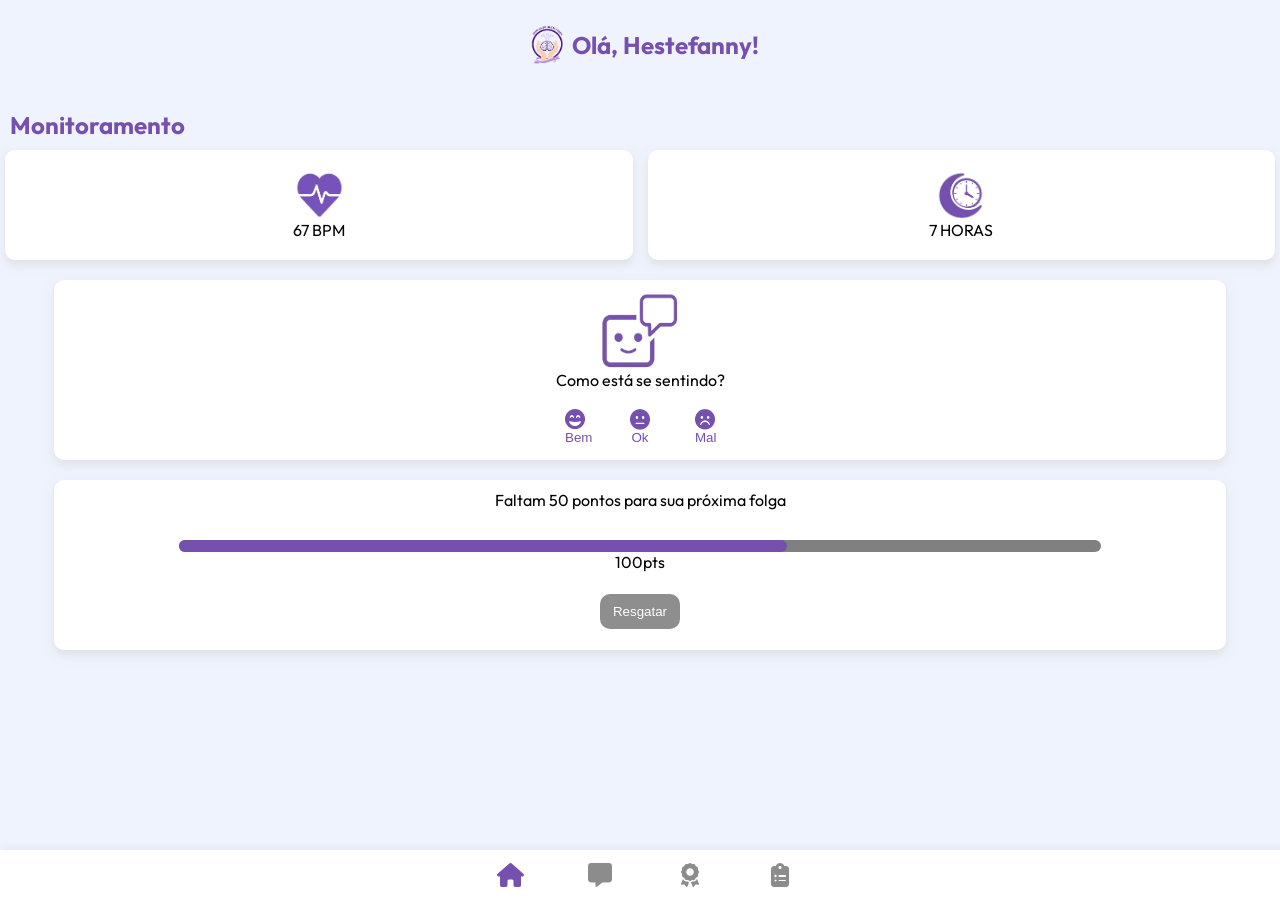
<file: index.html>
<!DOCTYPE html>
<html lang="pt-br">
<head>
    <meta charset="UTF-8">
    <meta name="viewport" content="width=device-width, initial-scale=1.0">
    <title>Cuidar de quem cuida</title>
    <link rel="stylesheet" href="https://cdnjs.cloudflare.com/ajax/libs/font-awesome/6.5.1/css/all.min.css">
    <link href="https://fonts.googleapis.com/css2?family=Outfit:wght@100..900&display=swap" rel="stylesheet">
    <link rel="stylesheet" href="estilos/style.css">
</head>
<body>
    <header>
        <img src="imagens/logoSite.png" alt="logoSite">

        <h2>Olá, Hestefanny!</h2>
    </header>

    <main>
        <h2>Monitoramento</h2>

        <div class="monitoring">
            <div class="monitoringContent">
                <img src="imagens/logoBpm.png" alt="logoBpm">
                <p>67 BPM</p>
            </div>

            <div class="monitoringContent">
                <img src="imagens/logoSono.png" alt="logoSono">
                <p>7 HORAS</p>
            </div>
        </div>

        <div class="chatIA">
            <img src="imagens/logoChatIA.png" alt="logoChatIA">
            <p>Como está se sentindo?</p>

            <div class="buttons">
                <button><i class="fa-solid fa-face-grin-beam"></i> <p>Bem</p></button>
                <button><i class="fa-solid fa-face-meh"></i> <p>Ok</p></button>
                <button><i class="fa-solid fa-face-frown"></i> <p>Mal</p></button>
            </div>
        </div>

        <div class="rewards">
            <p>Faltam 50 pontos para sua próxima folga</p>

            <div class="progress">
                <div class="progressBar"></div>
                <p class="currentPoints">100pts</p>
            </div>

            

            <button disabled>Resgatar</button>
        </div>
    </main>

    <footer>
        <nav>
            <a href="index.html" class="nav-link active">
                <i class="fa-solid fa-house"></i>
            </a>

            <a href="chat.html" class="nav-link">
                <i class="fa-solid fa-message"></i>
            </a>

            <a href="rewards.html" class="nav-link">
                <i class="fa-solid fa-award"></i>
            </a>

            <a href="checkout.html" class="nav-link">
                <i class="fa-solid fa-clipboard-list"></i>
            </a>
        </nav>
    </footer>
</body>
</html>
</file>
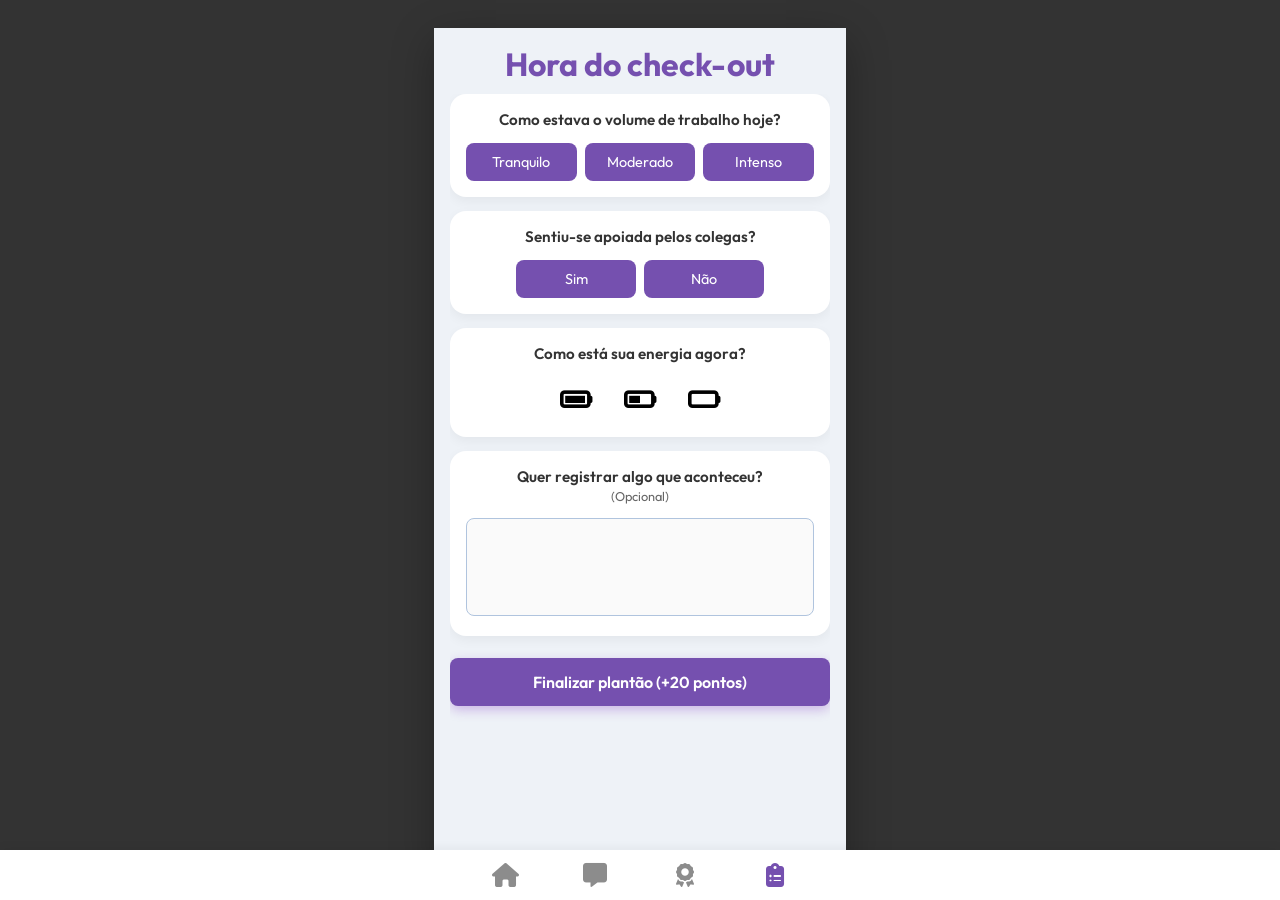
<file: checkout.html>
<!DOCTYPE html>
<html lang="en">
<head>
    <meta charset="UTF-8">
    <meta name="viewport" content="width=device-width, initial-scale=1.0">
    <title>Cuidar de quem cuida</title>
    <link rel="stylesheet" href="https://cdnjs.cloudflare.com/ajax/libs/font-awesome/6.5.1/css/all.min.css">
    <link href="https://fonts.googleapis.com/css2?family=Outfit:wght@100..900&display=swap" rel="stylesheet">
    <link rel="stylesheet" href="estilos/checkoutStyle.css">
</head>
<body>
    <main class="app-container">
        
        <header class="checkout-header">
            <h1>Hora do check-out</h1>
        </header>

        <form class="checkout-form">

            <section class="card">
                <h2>Como estava o volume de trabalho hoje?</h2>
                <div class="options-group">
                    <button type="button" class="btn-option">Tranquilo</button>
                    <button type="button" class="btn-option">Moderado</button>
                    <button type="button" class="btn-option active">Intenso</button>
                </div>
            </section>

            <section class="card">
                <h2>Sentiu-se apoiada pelos colegas?</h2>
                <div class="options-group row-2">
                    <button type="button" class="btn-option">Sim</button>
                    <button type="button" class="btn-option active">Não</button>
                </div>
            </section>

            <section class="card">
                <h2>Como está sua energia agora?</h2>
                <div class="options-group battery-group">
                    <button type="button" class="btn-battery" aria-label="Energia Alta">
                        <i class="fa-solid fa-battery-full"></i> 
                    </button>
                    <button type="button" class="btn-battery" aria-label="Energia Média">
                        <i class="fa-solid fa-battery-half"></i>
                    </button>
                    <button type="button" class="btn-battery" aria-label="Energia Baixa">
                        <i class="fa-solid fa-battery-empty"></i>
                    </button>
                </div>
            </section>

            <section class="card">
                <h2>
                    Quer registrar algo que aconteceu?
                    <span class="optional-text">(Opcional)</span>
                </h2>
                <textarea 
                    name="observacoes" 
                    id="observacoes" 
                    rows="4" 
                    placeholder="Digite aqui..."
                    disabled>
                </textarea>
            </section>

            <button type="submit" class="btn-submit">
                Finalizar plantão (+20 pontos)
            </button>

        </form>
        
        <footer>
            <nav>
                <a href="index.html" class="nav-link">
                    <i class="fa-solid fa-house"></i>
                </a>

                <a href="chat.html" class="nav-link">
                    <i class="fa-solid fa-message"></i>
                </a>

                <a href="rewards.html" class="nav-link">
                    <i class="fa-solid fa-award"></i>
                </a>

                <a href="checkout.html" class="nav-link active">
                    <i class="fa-solid fa-clipboard-list"></i>
                </a>
            </nav>
    </footer>

    </main>
</body>
</html>
</file>
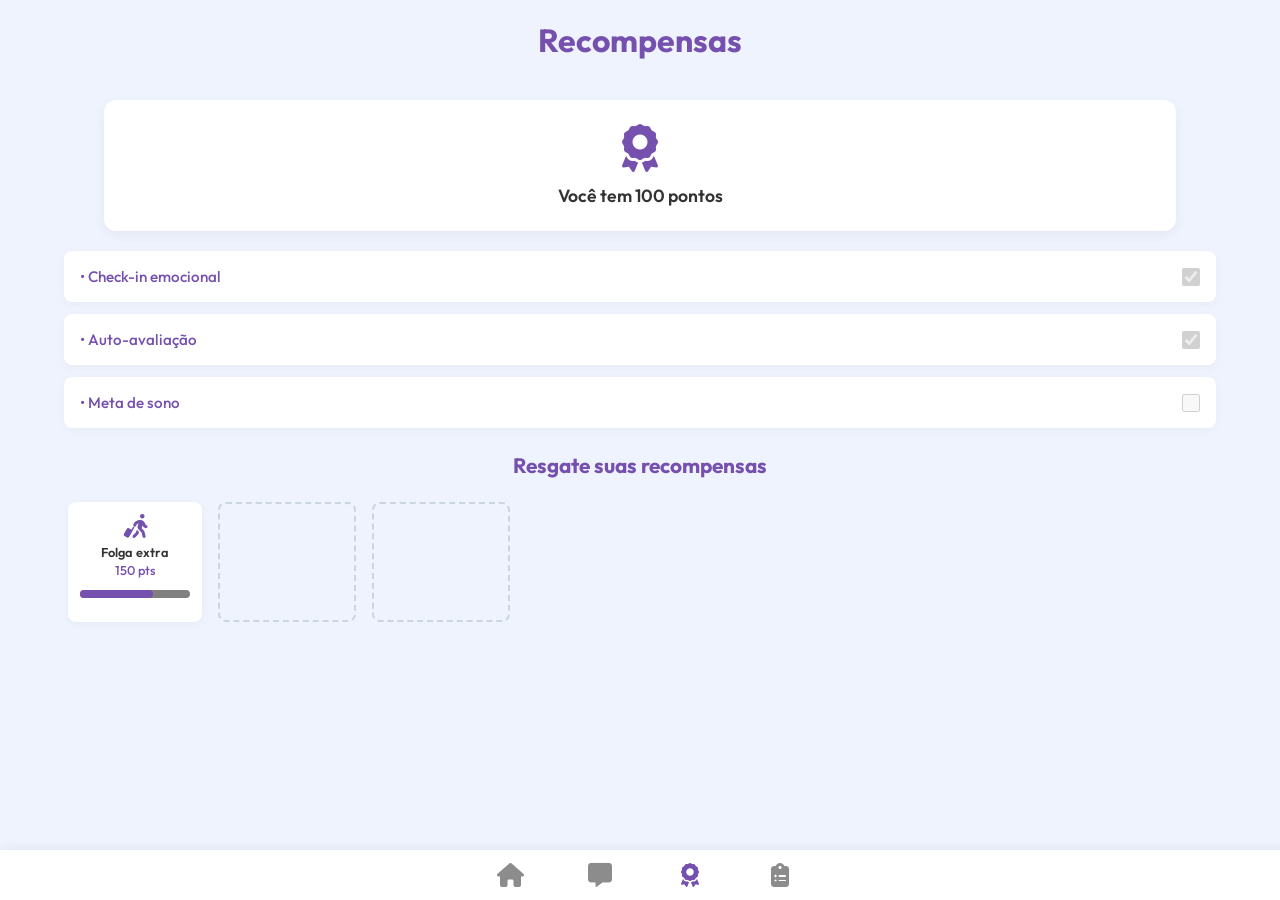
<file: rewards.html>
<!DOCTYPE html>
<html lang="pt-br">
<head>
    <meta charset="UTF-8">
    <meta name="viewport" content="width=device-width, initial-scale=1.0">
    <title>Cuidar de quem cuida</title>
    <link rel="stylesheet" href="https://cdnjs.cloudflare.com/ajax/libs/font-awesome/6.5.1/css/all.min.css">
    <link href="https://fonts.googleapis.com/css2?family=Outfit:wght@100..900&display=swap" rel="stylesheet">
    <link rel="stylesheet" href="estilos/rewardsStyle.css">
</head>
<body>
    <main class="rewards-screen">
        <h1>Recompensas</h1>

        <div class="points-badge-card">
            <i class="fa-solid fa-award"></i>
            <h3>Você tem 100 pontos</h3>
        </div>

        <section class="mission-section">
            <div class="mission-item checked">
                <span>• Check-in emocional</span>
                <input type="checkbox" checked disabled>
            </div>

            <div class="mission-item checked">
                <span>• Auto-avaliação</span>
                <input type="checkbox" checked disabled>
            </div>

            <div class="mission-item">
                <span>• Meta de sono</span>
                <input type="checkbox" disabled>
            </div>
        </section>
        
        <section class="redeem-section">
            <h2>Resgate suas recompensas</h2>

            <div class="redeem-cards-container">
                <div class="redeem-card">
                    <i class="fa-solid fa-person-walking-luggage"></i>
                    <span class="redeem-title">Folga extra</span>
                    <span class="redeem-pts">150 pts</span>
                    <div class="progress small-bar">
                        <div class="progressBar" style="width: 66%;"></div>
                    </div>
                </div>
                <div class="redeem-card empty"></div>
                <div class="redeem-card empty"></div>
            </div>
        </section>
    </main>

    <footer>
        <nav>
            <a href="index.html" class="nav-link">
                <i class="fa-solid fa-house"></i>
            </a>

            <a href="chat.html" class="nav-link">
                <i class="fa-solid fa-message"></i>
            </a>

            <a href="rewards.html" class="nav-link active">
                <i class="fa-solid fa-award"></i>
            </a>

            <a href="checkout.html" class="nav-link">
                <i class="fa-solid fa-clipboard-list"></i>
            </a>
        </nav>
    </footer>
</body>
</html>
</file>
<file: estilos/style.css>
*{
    margin: 0px;
    padding: 0px;
}

:root{
    --fonte-principal:"Outfit", sans-serif;

    --cor-principal: #7550AF;
    --cor-fundo: rgb(238, 243, 253);
}

@keyframes entrarSuave {
    from {
        opacity: 0;
    }
    to {
        opacity: 1;
    }
}

body{
    max-width: 100vw;
    overflow-x: hidden;
    font-family: var(--fonte-principal);
    background-color: var(--cor-fundo);
}

header{
    display: flex;
    align-items: center;
    justify-content: center;
    padding: 20px;
    margin-bottom: 10px;
}

header img{
    width: 50px;
    height: 50px;
}

header h2{
    color: var(--cor-principal);
}

main{
    display: flex;
    flex-direction: column;
    align-content: center;
    animation: entrarSuave 0.4s ease-out forwards;
}

main h2{
    color: var(--cor-principal);
    padding: 10px;
}

.monitoring{
    display: flex;
    gap: 5px;
}

.monitoringContent:first-child, .monitoringContent:last-child{
    display: flex;
    flex-direction: column;
    align-items: center;
    flex: 1;
    border-radius: 10px;
    padding: 20px;
    margin-left: 5px;
    margin-right: 5px;
    background-color: white;
    box-shadow: 0px 5px 10px rgba(212, 212, 212, 0.582);
}

.monitoringContent img{
    width: 50px;
    height: 50px;
}

.chatIA{
    width: 90%;
    margin: 0 auto;
    margin-top: 20px;
    padding: 10px;
    display: flex;
    flex-direction: column;
    align-items: center;
    border-radius: 10px;
    background-color: white;
    box-shadow: 0px 5px 10px rgba(212, 212, 212, 0.582);
}

.chatIA img{
    width: 80px;
    height: 80px;
}

.buttons{
    display: flex;
    gap: 25px;
    justify-content: center;
    padding: 10px;
}

.buttons button{
    height: 40px;
    width: 40px;
    border: none;
    background: none;
    padding: 10px;
    color: var(--cor-principal);
}

.buttons button i{
    font-size: 1.5em;
}

.rewards{
    min-height: 150px;
    gap: 30px;
    width: 90%;
    margin: 0 auto;
    margin-top: 20px;
    padding: 10px;
    display: flex;
    flex-direction: column;
    align-items: center;
    border-radius: 10px;
    background-color: white;
    box-shadow: 0px 5px 10px rgba(212, 212, 212, 0.582);
}

.rewards button{
    height: 35px;
    width: 80px;
    border: none;
    background-color: #8f8e8f;
    color: white;
    border-radius: 10px;
}

.progress{           
    margin-bottom: 12px;
    width: 80%;
    background-color: gray;
    height: 12px;
    border-radius: 10px;
    text-align: center;
}

.progressBar{
    width: 66%;
    background-color: var(--cor-principal);
    height: 12px;
    border-radius: 10px;
}

footer{
    background-color: white;
    position: fixed;
    bottom: 0;
    left: 0;
    width: 100%;
    box-shadow: 0 -2px 10px rgba(0, 0, 0, 0.05);
    padding: 5px;
}

footer > nav{
    display: flex;
    justify-content: center;
    gap: 50px;
}

footer > nav > a {
    height: 40px;
    width: 40px;
    display: flex;          
    align-items: center;
    justify-content: center;
    text-decoration: none; 
    color: #8c8c8c;
    text-decoration: none;
    transition: color 0.2s ease;
}

footer > nav > a.active {
    color: var(--cor-principal); 
}

footer > nav > a,
footer > nav > a *,
footer > nav > a:focus,
footer > nav > a:active,
footer > nav > a:visited {
    outline: none !important;
    box-shadow: none !important;
    -webkit-tap-highlight-color: transparent;
}

footer > nav > a > i{
    font-size: 1.5em;
}
</file>
<file: estilos/checkoutStyle.css>
/* ==========================================================================
   1. CONFIGURAÇÕES GERAIS E VARIÁVEIS
   ========================================================================== */
:root {
    --bg-app: #eef2f7;
    --bg-card: #ffffff;
    --primary-color: #7550AF;; /* Roxo principal do seu app */
    --primary-light: #f3e8ff; /* Roxo claro para estados ativos */
    --text-main: #333333;
    --text-muted: #666666;
    --border-color: #b0c4de;
    --border-active: #5a189a;
    --radius-lg: 16px;
    --radius-md: 8px;
    --shadow: 0 4px 12px rgba(0, 0, 0, 0.05);
    --fonte-principal:"Outfit", sans-serif;
}

* {
    margin: 0;
    padding: 0;
    box-sizing: border-box;
    font-family: var(--fonte-principal);
}

body {
    background-color: #333; /* Fundo escuro simulando o ambiente de teste */
    display: flex;
    justify-content: center;
    align-items: center;
    min-height: 100vh;
}

/* ==========================================================================
   2. CONTAINER DO SMARTPHONE
   ========================================================================== */
.app-container {
    background-color: var(--bg-app);
    width: 100%;
    max-width: 412px; /* Largura padrão de um smartphone moderno */
    height: 844px;    /* Altura padrão (proporção 19.5:9) */
    display: flex;
    flex-direction: column;
    position: relative;
    box-shadow: 0 12px 40px rgba(0, 0, 0, 0.3);
    overflow: hidden;
    padding: 16px 16px 76px 16px; /* Espaço para o topo e margem inferior do menu */
}

/* ==========================================================================
   3. CABEÇALHO (HEADER)
   ========================================================================== */
.checkout-header {
    text-align: center;
    margin-bottom: 10px;
}

.checkout-header h1 {
    color: var(--primary-color);
    font-size: 2rem;
    font-weight: 700;
}

/* ==========================================================================
   4. FORMULÁRIO E CARDS
   ========================================================================== */
.checkout-form {
    flex: 1;
    overflow-y: auto; /* Permite rolar os cards se a tela for pequena */
    padding-bottom: 10px;
    justify-content: space-between; /* Distribui os cards proporcionalmente no espaço restante */
    overflow: hidden;
}

/* Esconder a barra de rolagem para deixar o visual do app mais limpo */
.checkout-form::-webkit-scrollbar {
    width: 0px;
}

.card {
    background-color: var(--bg-card);
    border-radius: var(--radius-lg);
    padding: 16px;
    margin-bottom: 14px;
    box-shadow: var(--shadow);
}

.card h2 {
    color: var(--text-main);
    font-size: 0.95rem;
    font-weight: 600;
    text-align: center;
    margin-bottom: 14px;
}

.card h2 .optional-text {
    display: block;
    font-size: 0.8rem;
    color: var(--text-muted);
    font-weight: 400;
    margin-top: 2px;
}

/* ==========================================================================
   5. COMPONENTES INTERATIVOS (BOTÕES E SELEÇÕES)
   ========================================================================== */
.options-group {
    display: flex;
    gap: 8px;
    justify-content: center;
}

/* Botões padrão de opção (Tranquilo, Moderado, Intenso, Sim, Não) */
.btn-option {
    flex: 1;
    background-color: var(--primary-color);
    border: none;
    border-radius: var(--radius-md);
    padding: 10px 4px;
    font-size: 0.9rem;
    color: white;
    cursor: pointer;
    transition: all 0.2s ease;
    outline: none !important;
    box-shadow: none !important;
    -webkit-tap-highlight-color: transparent
}

/* Ajuste específico para o grupo de 2 botões (Sim/Não) para não ficarem largos demais */
.options-group.row-2 .btn-option {
    max-width: 120px;
}

/* Grupo de Baterias */
.battery-group {
    gap: 24px;
}

.btn-battery {
    background: none;
    border: none;
    cursor: pointer;
    font-size: 1.8rem;
    transition: transform 0.2s ease;
    padding: 4px;
}

.btn-battery:active {
    transform: scale(1.1);
    outline: none !important;
    box-shadow: none !important;
    -webkit-tap-highlight-color: transparent
}

/* Campo de Texto (Opcional) */
textarea {
    width: 100%;
    border: 1px solid var(--border-color);
    border-radius: var(--radius-md);
    padding: 12px;
    font-size: 0.9rem;
    resize: none;
    outline: none;
    color: var(--text-main);
    transition: border-color 0.2s ease;
}

textarea:focus {
    border-color: var(--primary-color);
}

/* ==========================================================================
   6. BOTÃO PRINCIPAL (SUBMIT)
   ========================================================================== */
.btn-submit {
    width: 100%;
    background-color: var(--primary-color);
    color: white;
    border: none;
    border-radius: var(--radius-md); /* Arredondado conforme o padrão anterior */
    padding: 14px;
    font-size: 1rem;
    font-weight: 600;
    cursor: pointer;
    margin-top: 8px;
    box-shadow: 0 4px 12px rgba(123, 44, 191, 0.3);
    transition: background-color 0.2s ease, transform 0.1s ease;
}

.btn-submit:hover {
    background-color: var(--border-active);
}

.btn-submit:active {
    transform: scale(0.98);
}

/* ==========================================================================
   7. MENU INFERIOR (BOTTOM NAV)
   ========================================================================== */

footer{
    background-color: white;
    position: fixed;
    bottom: 0;
    left: 0;
    width: 100%;
    box-shadow: 0 -2px 10px rgba(0, 0, 0, 0.05);
    padding: 5px;
}

footer > nav{
    display: flex;
    justify-content: center;
    gap: 50px;
}

footer > nav > a {
    height: 40px;
    width: 40px;
    display: flex;          
    align-items: center;
    justify-content: center;
    text-decoration: none; 
    color: #8c8c8c;
    text-decoration: none;
    transition: color 0.2s ease;
}

footer > nav > a.active {
    color: var(--primary-color); 
}

footer > nav > a,
footer > nav > a *,
footer > nav > a:focus,
footer > nav > a:active,
footer > nav > a:visited {
    outline: none !important;
    box-shadow: none !important;
    -webkit-tap-highlight-color: transparent;
}

footer > nav > a > i{
    font-size: 1.5em;
}
</file>
<file: estilos/rewardsStyle.css>
*{
    margin: 0px;
    padding: 0px;
}

:root{
    --fonte-principal:"Outfit", sans-serif;

    --cor-principal: #7550AF;
    --cor-fundo: rgb(238, 243, 253);
}

@keyframes entrarSuave {
    from {
        opacity: 0;
    }
    to {
        opacity: 1;
    }
}

body{
    max-width: 100vw;
    overflow-x: hidden;
    font-family: var(--fonte-principal);
    background-color: var(--cor-fundo);
    animation: entrarSuave 0.4s ease-out forwards;
}

main h1{
    color: var(--cor-principal);
    text-align: center;
    padding: 20px;
}

.points-badge-card {
    background-color: white;
    width: 80%;
    margin: 20px auto;
    padding: 24px;
    border-radius: 12px;
    box-shadow: 0 4px 12px rgba(0, 0, 0, 0.05);
    display: flex;
    flex-direction: column;
    align-items: center;
    gap: 12px;
}

.points-badge-card i {
    font-size: 3rem;
    color: var(--cor-principal);
}

.points-badge-card h3 {
    font-size: 1.1rem;
    color: #333;
    font-weight: 600;
}

.mission-section {
    width: 90%;
    margin: 0 auto 24px auto;
    display: flex;
    flex-direction: column;
    gap: 12px; 
}

.mission-item {
    background-color: white;
    padding: 16px;
    border-radius: 8px;
    display: flex;
    align-items: center;
    justify-content: space-between;
    box-shadow: 0 2px 8px rgba(0, 0, 0, 0.04);
}

.mission-item span {
    color: var(--cor-principal);
    font-weight: 500;
    font-size: 0.95rem;
}

.mission-item input[type="checkbox"] {
    width: 18px;
    height: 18px;
    accent-color: var(--cor-principal); 
    cursor: pointer;
}

.redeem-section {
    width: 90%;
    margin: 0 auto;
}

.redeem-section h2 {
    font-size: 1.3rem;
    color: var(--cor-principal);
    margin-bottom: 16px;
    text-align: center;
}

.redeem-cards-container {
    display: flex;
    gap: 16px;
    overflow-x: auto;
    padding: 8px 4px;
    scroll-snap-type: x mandatory;
}

.redeem-cards-container::-webkit-scrollbar {
    display: none;
}

.redeem-card {
    flex: 0 0 110px;
    background-color: white;
    border-radius: 8px;
    padding: 12px;
    display: flex;
    flex-direction: column;
    align-items: center;
    text-align: center;
    box-shadow: 0 2px 8px rgba(0, 0, 0, 0.04);
}

.redeem-card i {
    font-size: 1.5rem;
    color: var(--cor-principal);
    margin-bottom: 6px;
}

.redeem-title {
    font-size: 0.8rem;
    font-weight: 600;
    color: #333;
}

.redeem-pts {
    font-size: 0.8rem;
    color: var(--cor-principal);
    margin: 2px 0 6px 0;
    font-weight: 500;
}

.redeem-card.empty {
    background-color: transparent;
    border: 2px dashed #cbd5e1;
    box-shadow: none;
    flex-shrink: 0;
}

.progress{           
    margin-bottom: 12px;
    width: 80%;
    background-color: gray;
    height: 12px;
    border-radius: 10px;
    text-align: center;
}

.progressBar{
    width: 66%;
    background-color: var(--cor-principal);
    height: 8px;
    border-radius: 10px;
}

.small-bar {
    width: 100% !important;
    height: 8px !important;
    margin-top: 6px;
}

footer{
    background-color: white;
    position: fixed;
    bottom: 0;
    left: 0;
    width: 100%;
    box-shadow: 0 -2px 10px rgba(0, 0, 0, 0.05);
    padding: 5px;
}

footer > nav{
    display: flex;
    justify-content: center;
    gap: 50px;
}

footer > nav > a {
    height: 40px;
    width: 40px;
    display: flex;          
    align-items: center;
    justify-content: center;
    text-decoration: none; 
    color: #8c8c8c;
    text-decoration: none;
    transition: color 0.2s ease;
}

footer > nav > a.active {
    color: var(--cor-principal); 
}

footer > nav > a,
footer > nav > a *,
footer > nav > a:focus,
footer > nav > a:active,
footer > nav > a:visited {
    outline: none !important;
    box-shadow: none !important;
    -webkit-tap-highlight-color: transparent;
}

footer > nav > a > i{
    font-size: 1.5em;
}
</file>
